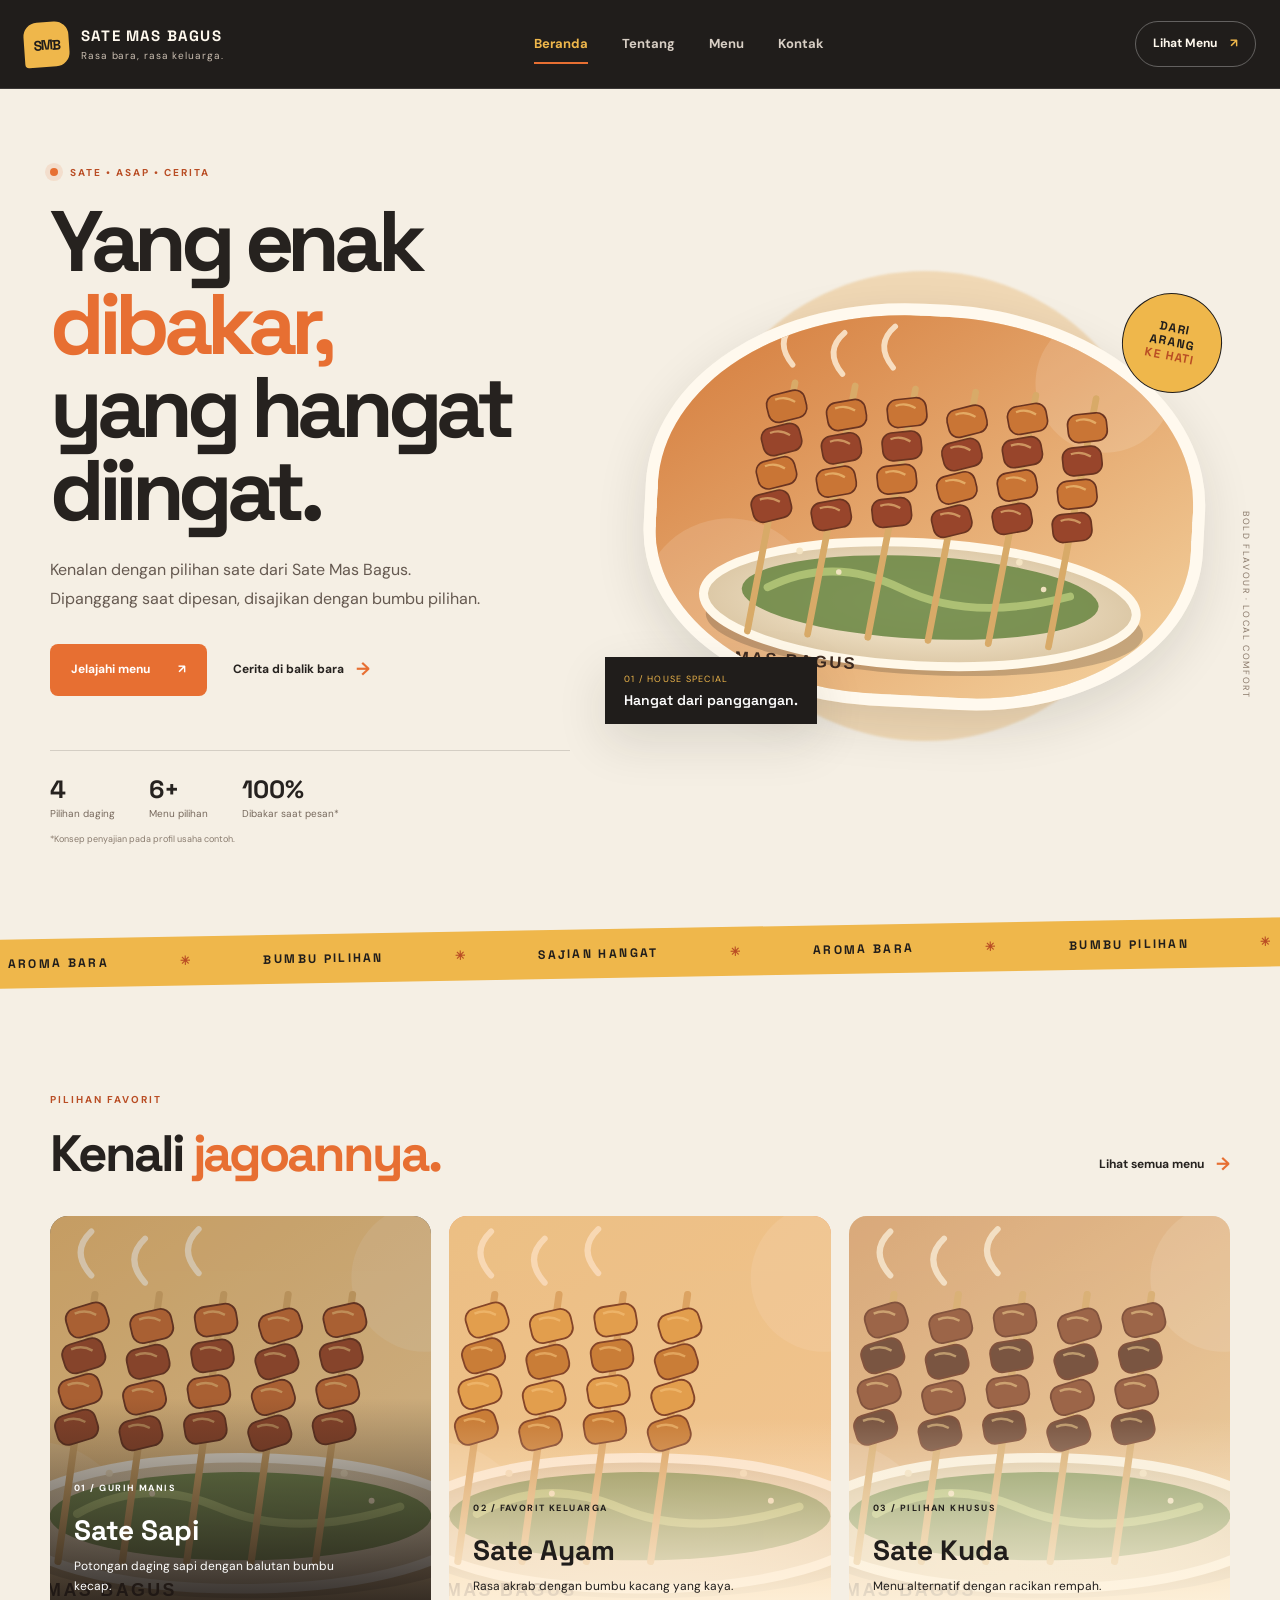
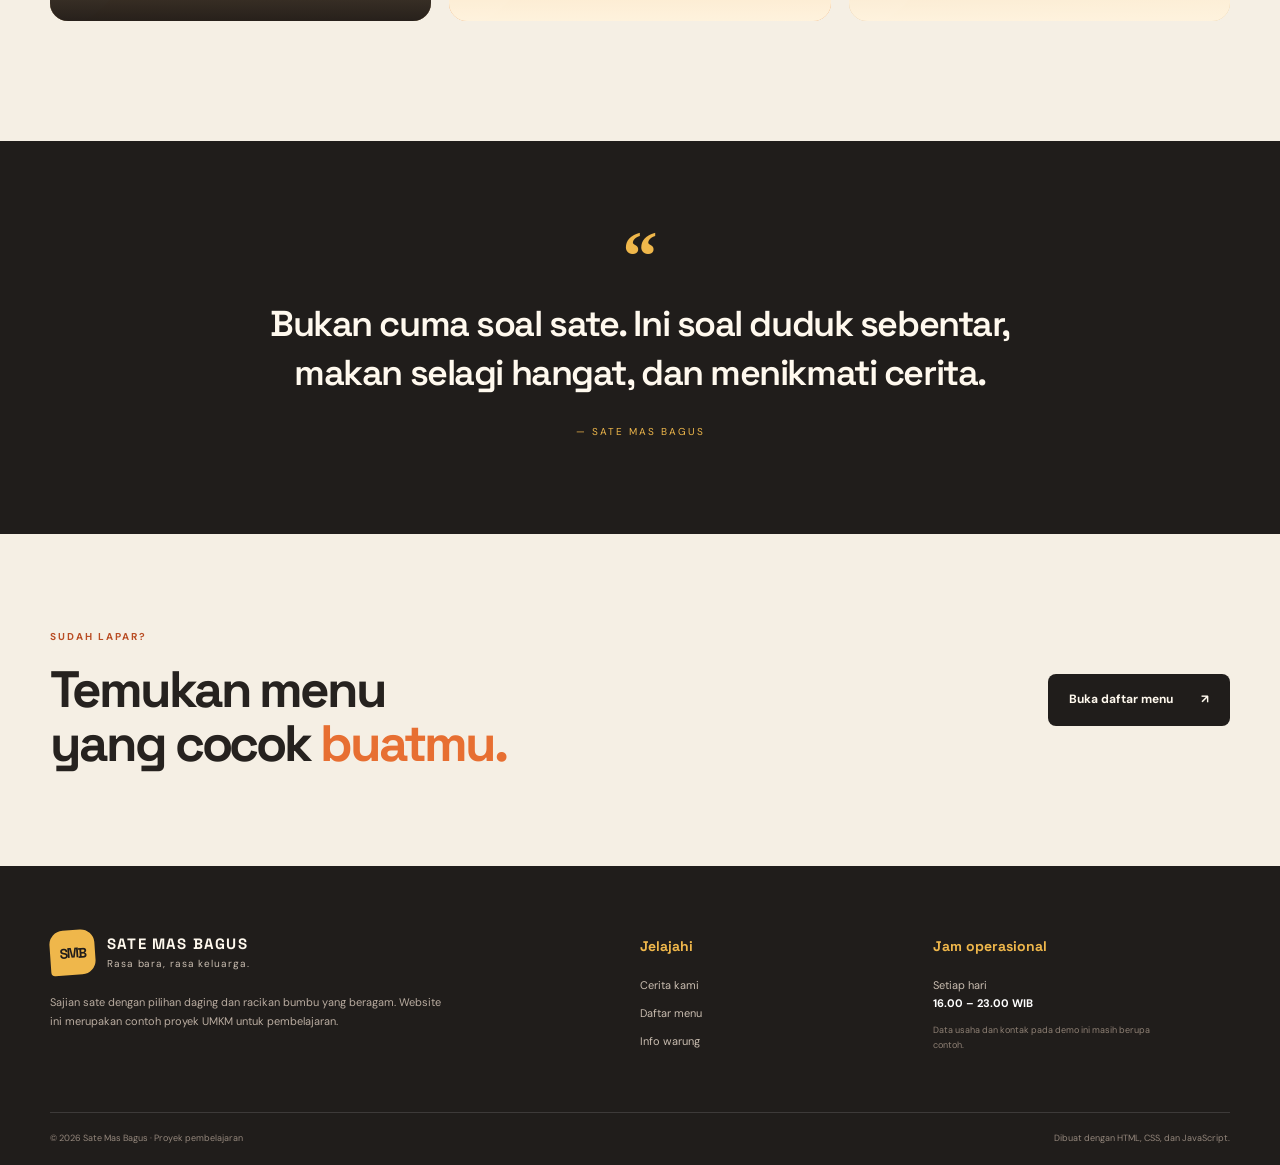
<file: index.html>
<!DOCTYPE html>
<html lang="id">
<head>
  <meta charset="UTF-8">
  <meta name="viewport" content="width=device-width, initial-scale=1.0">
  <meta name="description" content="Profil UMKM Sate Mas Bagus dengan pilihan sate sapi, ayam, kuda, dan kelinci.">
  <title>Beranda | Sate Mas Bagus</title>
  <link rel="preconnect" href="https://fonts.googleapis.com">
  <link rel="preconnect" href="https://fonts.gstatic.com" crossorigin>
  <link href="https://fonts.googleapis.com/css2?family=DM+Sans:wght@400;500;600;700&family=Space+Grotesk:wght@500;600;700&display=swap" rel="stylesheet">
  <link rel="stylesheet" href="css/style.css">
</head>
<body>
<a class="skip-link" href="#konten">Lewati ke konten</a>
<header class="site-header">
  <div class="nav-wrap">
    <a class="brand" href="index.html" aria-label="Sate Mas Bagus, Beranda">
      <span class="brand-mark">SMB</span>
      <span class="brand-copy"><strong>SATE MAS BAGUS</strong><small>Rasa bara, rasa keluarga.</small></span>
    </a>
    <button class="nav-toggle" type="button" aria-label="Buka menu navigasi" aria-expanded="false" aria-controls="main-nav"><span></span><span></span><span></span></button>
    <nav class="main-nav" id="main-nav" aria-label="Navigasi utama">
      <a href="index.html" data-page="index.html">Beranda</a>
      <a href="tentang.html" data-page="tentang.html">Tentang</a>
      <a href="katalog.html" data-page="katalog.html">Menu</a>
      <a href="kontak.html" data-page="kontak.html">Kontak</a>
    </nav>
    <a class="nav-cta" href="katalog.html">Lihat Menu <span aria-hidden="true">↗</span></a>
  </div>
</header>
<main id="konten">
<section class="hero section-shell">
  <div class="hero-copy">
    <p class="eyebrow"><span class="eyebrow-dot"></span> SATE • ASAP • CERITA</p>
    <h1>Yang enak<br><em>dibakar,</em><br>yang hangat<br>diingat.</h1>
    <p class="hero-lead">Kenalan dengan pilihan sate dari Sate Mas Bagus. Dipanggang saat dipesan, disajikan dengan bumbu pilihan.</p>
    <div class="hero-actions"><a class="button button-primary" href="katalog.html">Jelajahi menu <span>↗</span></a><a class="text-link" href="tentang.html">Cerita di balik bara <span>→</span></a></div>
    <div class="hero-stats"><div><strong>4</strong><span>Pilihan daging</span></div><div><strong>6+</strong><span>Menu pilihan</span></div><div><strong>100%</strong><span>Dibakar saat pesan*</span></div></div>
    <small class="micro-note">*Konsep penyajian pada profil usaha contoh.</small>
  </div>
  <div class="hero-art-wrap">
    <div class="hero-stamp">DARI<br>ARANG<br><b>KE HATI</b></div>
    <img class="hero-art" src="img/hero-sate.svg" alt="Ilustrasi beberapa tusuk sate panggang di atas piring dengan latar warna bara">
    <div class="hero-caption"><span>01 / HOUSE SPECIAL</span><strong>Hangat dari panggangan.</strong></div>
    <span class="hero-side-note">BOLD FLAVOUR · LOCAL COMFORT</span>
  </div>
</section>
<section class="ticker" aria-label="Keunggulan sajian"><div class="ticker-track"><span>AROMA BARA</span><b>✳</b><span>BUMBU PILIHAN</span><b>✳</b><span>SAJIAN HANGAT</span><b>✳</b><span>AROMA BARA</span><b>✳</b><span>BUMBU PILIHAN</span><b>✳</b></div></section>
<section class="section-shell feature-section">
  <div class="section-heading"><div><p class="eyebrow">PILIHAN FAVORIT</p><h2>Kenali <em>jagoannya.</em></h2></div><a class="text-link" href="katalog.html">Lihat semua menu <span>→</span></a></div>
  <div class="feature-grid">
    <article class="feature-card feature-card-dark"><img src="img/sate-sapi.svg" alt="Ilustrasi sate sapi berbumbu kecap"><div class="feature-info"><span>01 / GURIH MANIS</span><h3>Sate Sapi</h3><p>Potongan daging sapi dengan balutan bumbu kecap.</p></div></article>
    <article class="feature-card feature-card-orange"><img src="img/sate-ayam.svg" alt="Ilustrasi sate ayam panggang"><div class="feature-info"><span>02 / FAVORIT KELUARGA</span><h3>Sate Ayam</h3><p>Rasa akrab dengan bumbu kacang yang kaya.</p></div></article>
    <article class="feature-card feature-card-cream"><img src="img/sate-kuda.svg" alt="Ilustrasi sate kuda berbumbu rempah"><div class="feature-info"><span>03 / PILIHAN KHUSUS</span><h3>Sate Kuda</h3><p>Menu alternatif dengan racikan rempah.</p></div></article>
  </div>
</section>
<section class="quote-band"><div class="quote-inner"><span class="quote-mark">“</span><p>Bukan cuma soal sate. Ini soal duduk sebentar, makan selagi hangat, dan menikmati cerita.</p><span class="quote-by">— SATE MAS BAGUS</span></div></section>
<section class="section-shell visit-strip"><div><p class="eyebrow">SUDAH LAPAR?</p><h2>Temukan menu<br>yang cocok <em>buatmu.</em></h2></div><a class="button button-dark" href="katalog.html">Buka daftar menu <span>↗</span></a></section>
</main>
<footer class="site-footer">
  <div class="footer-main">
    <div><a class="brand brand-footer" href="index.html"><span class="brand-mark">SMB</span><span class="brand-copy"><strong>SATE MAS BAGUS</strong><small>Rasa bara, rasa keluarga.</small></span></a><p>Sajian sate dengan pilihan daging dan racikan bumbu yang beragam. Website ini merupakan contoh proyek UMKM untuk pembelajaran.</p></div>
    <div><h2>Jelajahi</h2><a href="tentang.html">Cerita kami</a><a href="katalog.html">Daftar menu</a><a href="kontak.html">Info warung</a></div>
    <div><h2>Jam operasional</h2><p>Setiap hari<br><strong>16.00 – 23.00 WIB</strong></p><p class="footer-note">Data usaha dan kontak pada demo ini masih berupa contoh.</p></div>
  </div>
  <div class="footer-bottom"><span>© 2026 Sate Mas Bagus · Proyek pembelajaran</span><span>Dibuat dengan HTML, CSS, dan JavaScript.</span></div>
</footer>
<script src="js/script.js" defer></script>
</body>
</html>
</file>
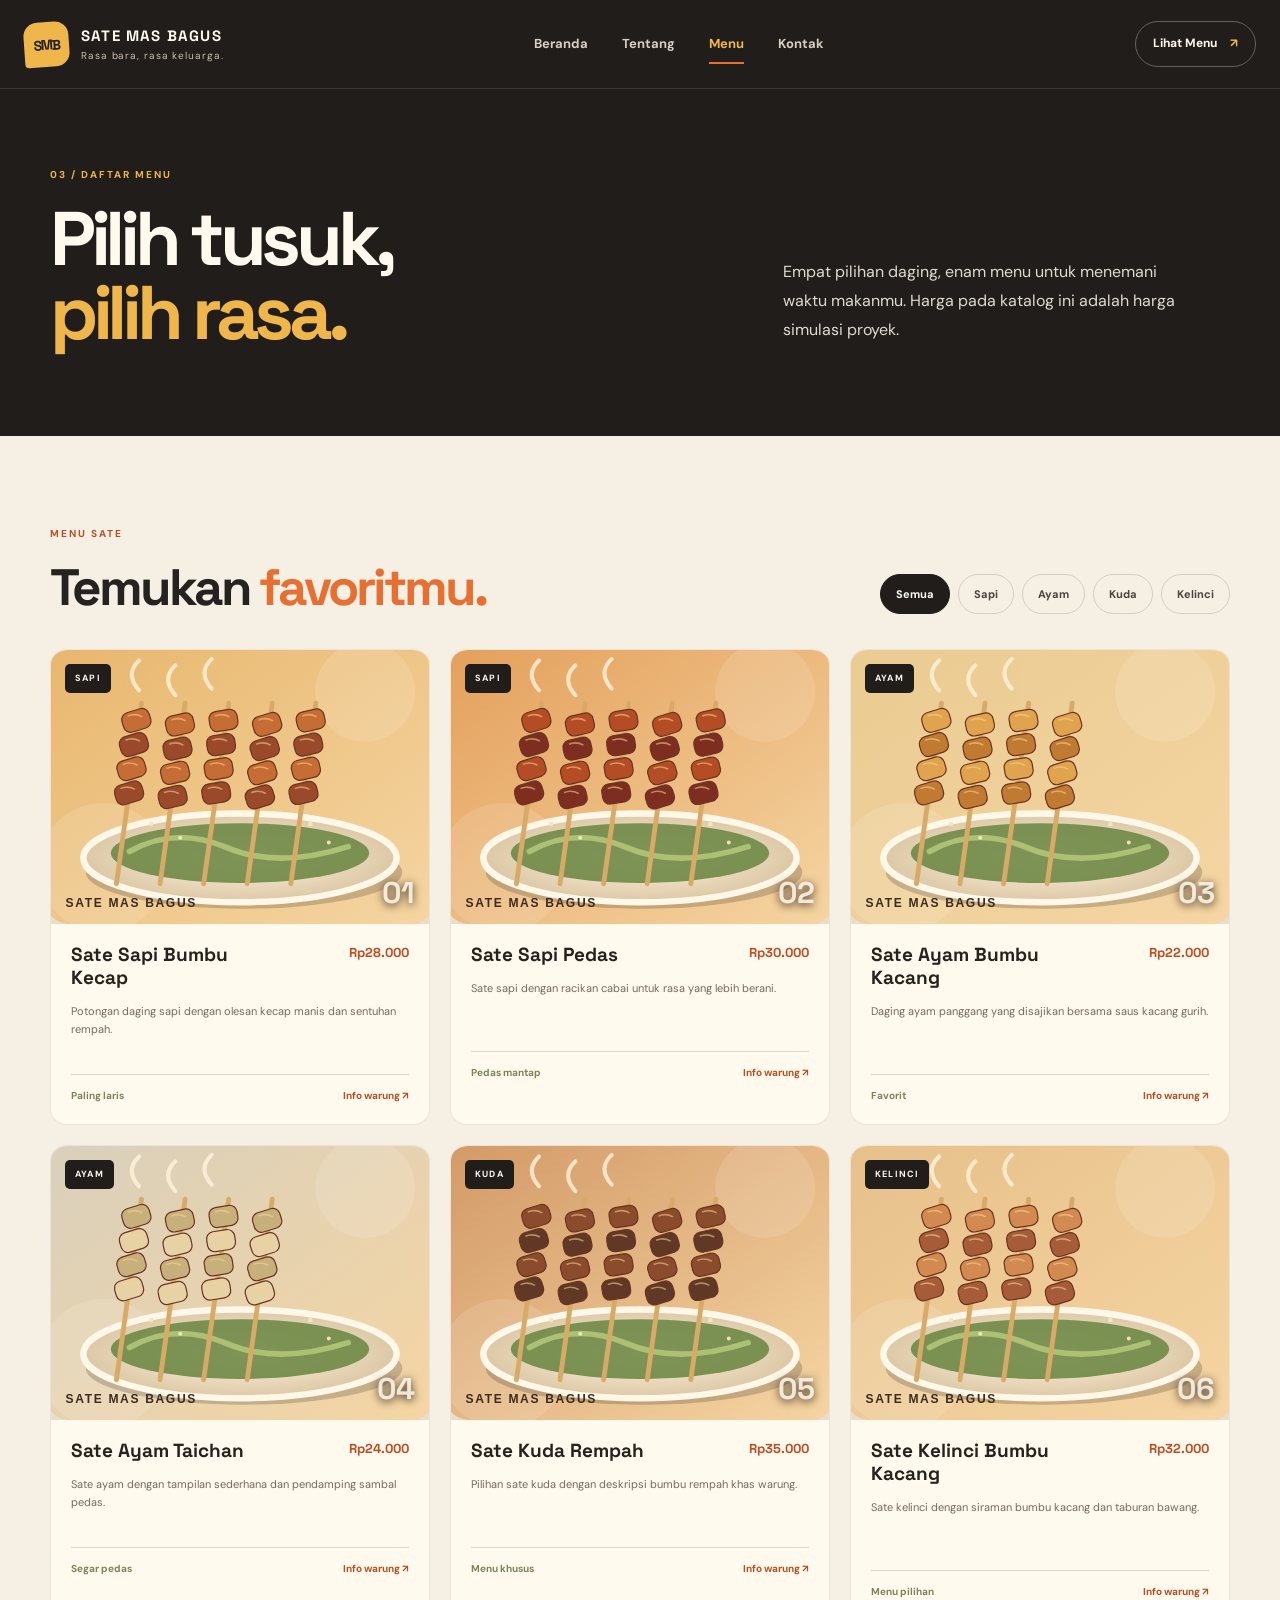
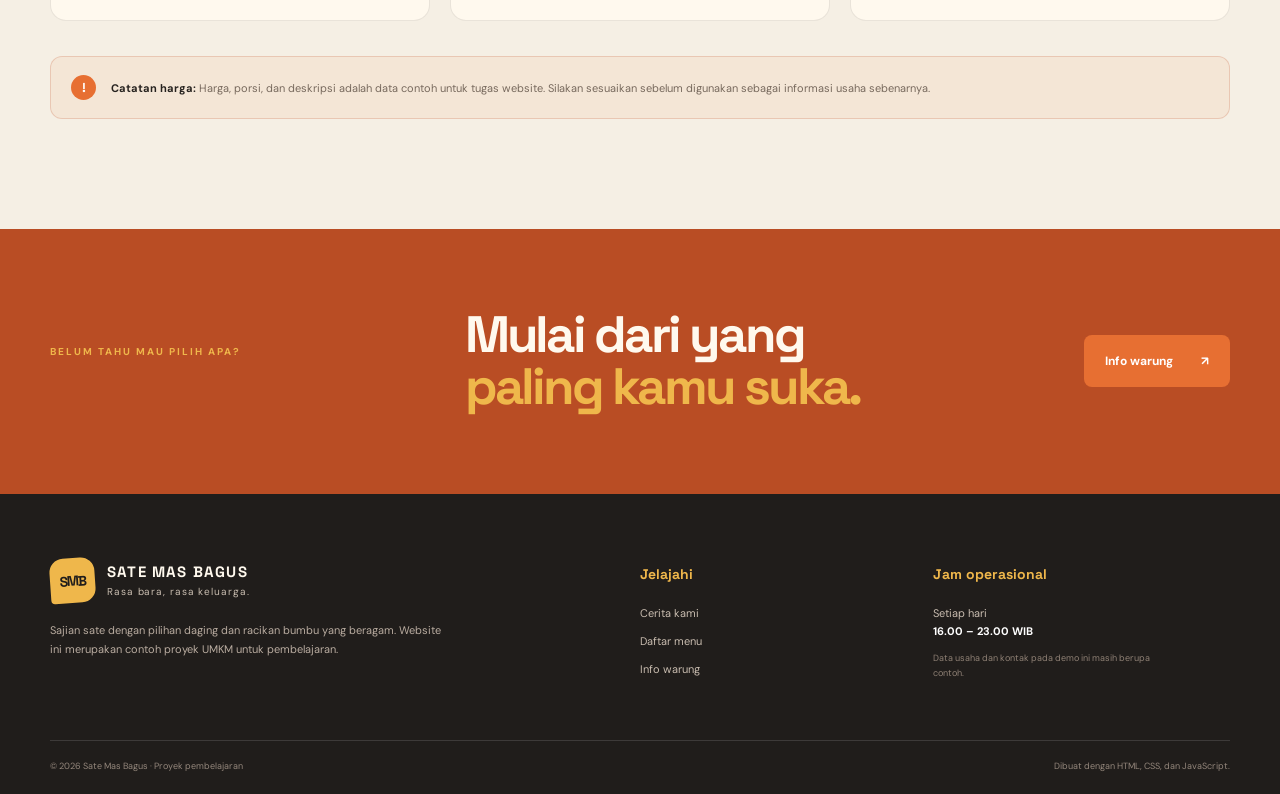
<file: katalog.html>
<!DOCTYPE html>
<html lang="id">
<head>
  <meta charset="UTF-8">
  <meta name="viewport" content="width=device-width, initial-scale=1.0">
  <meta name="description" content="Daftar menu Sate Mas Bagus: sate sapi, ayam, kuda, dan kelinci.">
  <title>Menu Sate | Sate Mas Bagus</title>
  <link rel="preconnect" href="https://fonts.googleapis.com">
  <link rel="preconnect" href="https://fonts.gstatic.com" crossorigin>
  <link href="https://fonts.googleapis.com/css2?family=DM+Sans:wght@400;500;600;700&family=Space+Grotesk:wght@500;600;700&display=swap" rel="stylesheet">
  <link rel="stylesheet" href="css/style.css">
</head>
<body>
<a class="skip-link" href="#konten">Lewati ke konten</a>
<header class="site-header">
  <div class="nav-wrap">
    <a class="brand" href="index.html" aria-label="Sate Mas Bagus, Beranda">
      <span class="brand-mark">SMB</span>
      <span class="brand-copy"><strong>SATE MAS BAGUS</strong><small>Rasa bara, rasa keluarga.</small></span>
    </a>
    <button class="nav-toggle" type="button" aria-label="Buka menu navigasi" aria-expanded="false" aria-controls="main-nav"><span></span><span></span><span></span></button>
    <nav class="main-nav" id="main-nav" aria-label="Navigasi utama">
      <a href="index.html" data-page="index.html">Beranda</a>
      <a href="tentang.html" data-page="tentang.html">Tentang</a>
      <a href="katalog.html" data-page="katalog.html">Menu</a>
      <a href="kontak.html" data-page="kontak.html">Kontak</a>
    </nav>
    <a class="nav-cta" href="katalog.html">Lihat Menu <span aria-hidden="true">↗</span></a>
  </div>
</header>
<main id="konten">
<section class="page-hero page-hero-dark"><div class="section-shell page-hero-grid"><div><p class="eyebrow">03 / DAFTAR MENU</p><h1>Pilih tusuk,<br><em>pilih rasa.</em></h1></div><p class="page-hero-lead">Empat pilihan daging, enam menu untuk menemani waktu makanmu. Harga pada katalog ini adalah harga simulasi proyek.</p></div></section>
<section class="section-shell catalog-section"><div class="catalog-toolbar"><div><p class="eyebrow">MENU SATE</p><h2>Temukan <em>favoritmu.</em></h2></div><div class="filter-group" role="group" aria-label="Filter kategori menu"><button class="filter-button is-active" type="button" data-filter="semua" aria-pressed="true">Semua</button><button class="filter-button" type="button" data-filter="sapi" aria-pressed="false">Sapi</button><button class="filter-button" type="button" data-filter="ayam" aria-pressed="false">Ayam</button><button class="filter-button" type="button" data-filter="kuda" aria-pressed="false">Kuda</button><button class="filter-button" type="button" data-filter="kelinci" aria-pressed="false">Kelinci</button></div></div>
<div class="menu-grid"><article class="menu-card" data-category="sapi">
  <div class="menu-image"><img src="img/sate-sapi.svg" alt="Ilustrasi sate sapi bumbu kecap di atas piring"><span class="menu-tag">SAPI</span><span class="menu-index">01</span></div>
  <div class="menu-card-body"><div class="menu-title-row"><h3>Sate Sapi Bumbu Kecap</h3><span class="menu-price">Rp28.000</span></div><p>Potongan daging sapi dengan olesan kecap manis dan sentuhan rempah.</p><div class="menu-card-bottom"><span>Paling laris</span><a href="kontak.html#info-warung" aria-label="Lihat informasi warung untuk Sate Sapi Bumbu Kecap">Info warung ↗</a></div></div>
</article>
<article class="menu-card" data-category="sapi">
  <div class="menu-image"><img src="img/sate-sapi-pedas.svg" alt="Ilustrasi sate sapi pedas di atas piring"><span class="menu-tag">SAPI</span><span class="menu-index">02</span></div>
  <div class="menu-card-body"><div class="menu-title-row"><h3>Sate Sapi Pedas</h3><span class="menu-price">Rp30.000</span></div><p>Sate sapi dengan racikan cabai untuk rasa yang lebih berani.</p><div class="menu-card-bottom"><span>Pedas mantap</span><a href="kontak.html#info-warung" aria-label="Lihat informasi warung untuk Sate Sapi Pedas">Info warung ↗</a></div></div>
</article>
<article class="menu-card" data-category="ayam">
  <div class="menu-image"><img src="img/sate-ayam.svg" alt="Ilustrasi sate ayam bumbu kacang di atas piring"><span class="menu-tag">AYAM</span><span class="menu-index">03</span></div>
  <div class="menu-card-body"><div class="menu-title-row"><h3>Sate Ayam Bumbu Kacang</h3><span class="menu-price">Rp22.000</span></div><p>Daging ayam panggang yang disajikan bersama saus kacang gurih.</p><div class="menu-card-bottom"><span>Favorit</span><a href="kontak.html#info-warung" aria-label="Lihat informasi warung untuk Sate Ayam Bumbu Kacang">Info warung ↗</a></div></div>
</article>
<article class="menu-card" data-category="ayam">
  <div class="menu-image"><img src="img/sate-ayam-taichan.svg" alt="Ilustrasi sate ayam taichan di atas piring"><span class="menu-tag">AYAM</span><span class="menu-index">04</span></div>
  <div class="menu-card-body"><div class="menu-title-row"><h3>Sate Ayam Taichan</h3><span class="menu-price">Rp24.000</span></div><p>Sate ayam dengan tampilan sederhana dan pendamping sambal pedas.</p><div class="menu-card-bottom"><span>Segar pedas</span><a href="kontak.html#info-warung" aria-label="Lihat informasi warung untuk Sate Ayam Taichan">Info warung ↗</a></div></div>
</article>
<article class="menu-card" data-category="kuda">
  <div class="menu-image"><img src="img/sate-kuda.svg" alt="Ilustrasi sate kuda rempah di atas piring"><span class="menu-tag">KUDA</span><span class="menu-index">05</span></div>
  <div class="menu-card-body"><div class="menu-title-row"><h3>Sate Kuda Rempah</h3><span class="menu-price">Rp35.000</span></div><p>Pilihan sate kuda dengan deskripsi bumbu rempah khas warung.</p><div class="menu-card-bottom"><span>Menu khusus</span><a href="kontak.html#info-warung" aria-label="Lihat informasi warung untuk Sate Kuda Rempah">Info warung ↗</a></div></div>
</article>
<article class="menu-card" data-category="kelinci">
  <div class="menu-image"><img src="img/sate-kelinci.svg" alt="Ilustrasi sate kelinci bumbu kacang di atas piring"><span class="menu-tag">KELINCI</span><span class="menu-index">06</span></div>
  <div class="menu-card-body"><div class="menu-title-row"><h3>Sate Kelinci Bumbu Kacang</h3><span class="menu-price">Rp32.000</span></div><p>Sate kelinci dengan siraman bumbu kacang dan taburan bawang.</p><div class="menu-card-bottom"><span>Menu pilihan</span><a href="kontak.html#info-warung" aria-label="Lihat informasi warung untuk Sate Kelinci Bumbu Kacang">Info warung ↗</a></div></div>
</article></div><p class="empty-state" hidden>Menu pada kategori ini belum tersedia.</p>
<div class="price-note"><span class="price-note-icon">!</span><p><strong>Catatan harga:</strong> Harga, porsi, dan deskripsi adalah data contoh untuk tugas website. Silakan sesuaikan sebelum digunakan sebagai informasi usaha sebenarnya.</p></div>
</section>
<section class="menu-callout"><div class="section-shell callout-inner"><p class="eyebrow">BELUM TAHU MAU PILIH APA?</p><h2>Mulai dari yang<br><em>paling kamu suka.</em></h2><a class="button button-primary" href="kontak.html#info-warung">Info warung <span>↗</span></a></div></section>
</main>
<footer class="site-footer">
  <div class="footer-main">
    <div><a class="brand brand-footer" href="index.html"><span class="brand-mark">SMB</span><span class="brand-copy"><strong>SATE MAS BAGUS</strong><small>Rasa bara, rasa keluarga.</small></span></a><p>Sajian sate dengan pilihan daging dan racikan bumbu yang beragam. Website ini merupakan contoh proyek UMKM untuk pembelajaran.</p></div>
    <div><h2>Jelajahi</h2><a href="tentang.html">Cerita kami</a><a href="katalog.html">Daftar menu</a><a href="kontak.html">Info warung</a></div>
    <div><h2>Jam operasional</h2><p>Setiap hari<br><strong>16.00 – 23.00 WIB</strong></p><p class="footer-note">Data usaha dan kontak pada demo ini masih berupa contoh.</p></div>
  </div>
  <div class="footer-bottom"><span>© 2026 Sate Mas Bagus · Proyek pembelajaran</span><span>Dibuat dengan HTML, CSS, dan JavaScript.</span></div>
</footer>
<script src="js/script.js" defer></script>
</body>
</html>
</file>
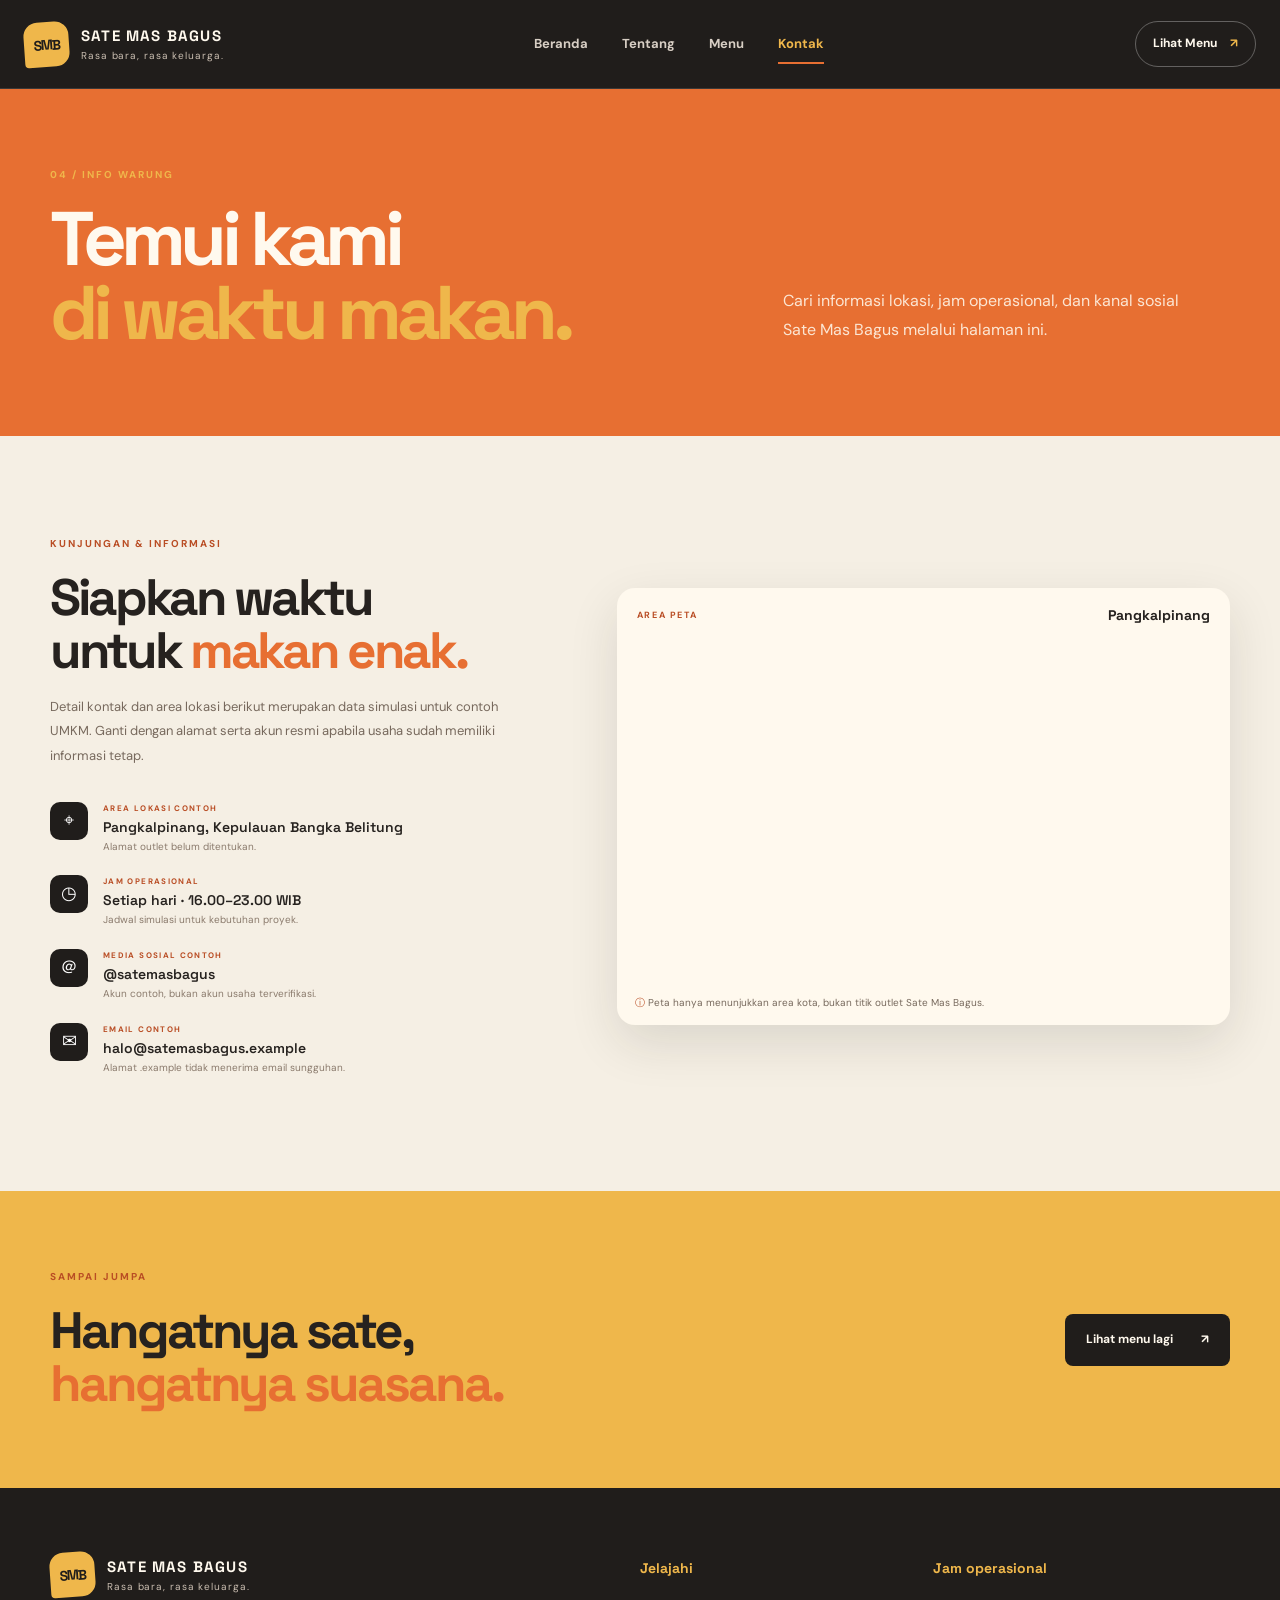
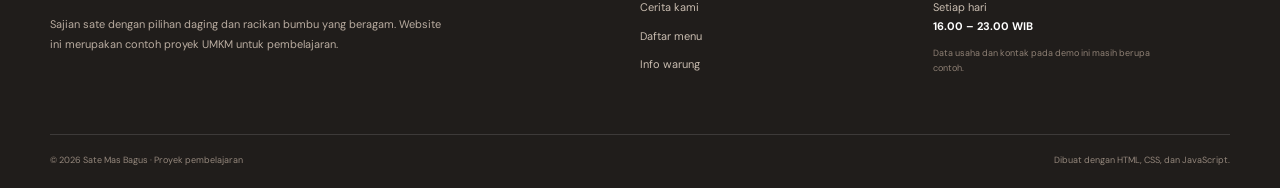
<file: kontak.html>
<!DOCTYPE html>
<html lang="id">
<head>
  <meta charset="UTF-8">
  <meta name="viewport" content="width=device-width, initial-scale=1.0">
  <meta name="description" content="Informasi area lokasi, jam operasional, dan kontak contoh Sate Mas Bagus.">
  <title>Kontak | Sate Mas Bagus</title>
  <link rel="preconnect" href="https://fonts.googleapis.com">
  <link rel="preconnect" href="https://fonts.gstatic.com" crossorigin>
  <link href="https://fonts.googleapis.com/css2?family=DM+Sans:wght@400;500;600;700&family=Space+Grotesk:wght@500;600;700&display=swap" rel="stylesheet">
  <link rel="stylesheet" href="css/style.css">
</head>
<body>
<a class="skip-link" href="#konten">Lewati ke konten</a>
<header class="site-header">
  <div class="nav-wrap">
    <a class="brand" href="index.html" aria-label="Sate Mas Bagus, Beranda">
      <span class="brand-mark">SMB</span>
      <span class="brand-copy"><strong>SATE MAS BAGUS</strong><small>Rasa bara, rasa keluarga.</small></span>
    </a>
    <button class="nav-toggle" type="button" aria-label="Buka menu navigasi" aria-expanded="false" aria-controls="main-nav"><span></span><span></span><span></span></button>
    <nav class="main-nav" id="main-nav" aria-label="Navigasi utama">
      <a href="index.html" data-page="index.html">Beranda</a>
      <a href="tentang.html" data-page="tentang.html">Tentang</a>
      <a href="katalog.html" data-page="katalog.html">Menu</a>
      <a href="kontak.html" data-page="kontak.html">Kontak</a>
    </nav>
    <a class="nav-cta" href="katalog.html">Lihat Menu <span aria-hidden="true">↗</span></a>
  </div>
</header>
<main id="konten">
<section class="page-hero page-hero-orange"><div class="section-shell page-hero-grid"><div><p class="eyebrow">04 / INFO WARUNG</p><h1>Temui kami<br><em>di waktu makan.</em></h1></div><p class="page-hero-lead">Cari informasi lokasi, jam operasional, dan kanal sosial Sate Mas Bagus melalui halaman ini.</p></div></section>
<section class="section-shell contact-layout" id="info-warung">
  <div class="contact-intro"><p class="eyebrow">KUNJUNGAN & INFORMASI</p><h2>Siapkan waktu<br>untuk <em>makan enak.</em></h2><p>Detail kontak dan area lokasi berikut merupakan data simulasi untuk contoh UMKM. Ganti dengan alamat serta akun resmi apabila usaha sudah memiliki informasi tetap.</p>
    <div class="contact-list"><article><span class="contact-icon">⌖</span><div><small>AREA LOKASI CONTOH</small><strong>Pangkalpinang, Kepulauan Bangka Belitung</strong><p>Alamat outlet belum ditentukan.</p></div></article><article><span class="contact-icon">◷</span><div><small>JAM OPERASIONAL</small><strong>Setiap hari · 16.00–23.00 WIB</strong><p>Jadwal simulasi untuk kebutuhan proyek.</p></div></article><article><span class="contact-icon">＠</span><div><small>MEDIA SOSIAL CONTOH</small><strong>@satemasbagus</strong><p>Akun contoh, bukan akun usaha terverifikasi.</p></div></article><article><span class="contact-icon">✉</span><div><small>EMAIL CONTOH</small><strong>halo@satemasbagus.example</strong><p>Alamat .example tidak menerima email sungguhan.</p></div></article></div>
  </div>
  <div class="map-panel"><div class="map-heading"><span>AREA PETA</span><strong>Pangkalpinang</strong></div><iframe title="Peta area Pangkalpinang, Bangka Belitung" src="https://www.google.com/maps?q=Pangkalpinang%2C%20Bangka%20Belitung&output=embed" loading="lazy" referrerpolicy="no-referrer-when-downgrade"></iframe><p><span>ⓘ</span> Peta hanya menunjukkan area kota, bukan titik outlet Sate Mas Bagus.</p></div>
</section>
<section class="contact-bottom"><div class="section-shell contact-bottom-inner"><div><p class="eyebrow">SAMPAI JUMPA</p><h2>Hangatnya sate,<br><em>hangatnya suasana.</em></h2></div><a class="button button-dark" href="katalog.html">Lihat menu lagi <span>↗</span></a></div></section>
</main>
<footer class="site-footer">
  <div class="footer-main">
    <div><a class="brand brand-footer" href="index.html"><span class="brand-mark">SMB</span><span class="brand-copy"><strong>SATE MAS BAGUS</strong><small>Rasa bara, rasa keluarga.</small></span></a><p>Sajian sate dengan pilihan daging dan racikan bumbu yang beragam. Website ini merupakan contoh proyek UMKM untuk pembelajaran.</p></div>
    <div><h2>Jelajahi</h2><a href="tentang.html">Cerita kami</a><a href="katalog.html">Daftar menu</a><a href="kontak.html">Info warung</a></div>
    <div><h2>Jam operasional</h2><p>Setiap hari<br><strong>16.00 – 23.00 WIB</strong></p><p class="footer-note">Data usaha dan kontak pada demo ini masih berupa contoh.</p></div>
  </div>
  <div class="footer-bottom"><span>© 2026 Sate Mas Bagus · Proyek pembelajaran</span><span>Dibuat dengan HTML, CSS, dan JavaScript.</span></div>
</footer>
<script src="js/script.js" defer></script>
</body>
</html>
</file>
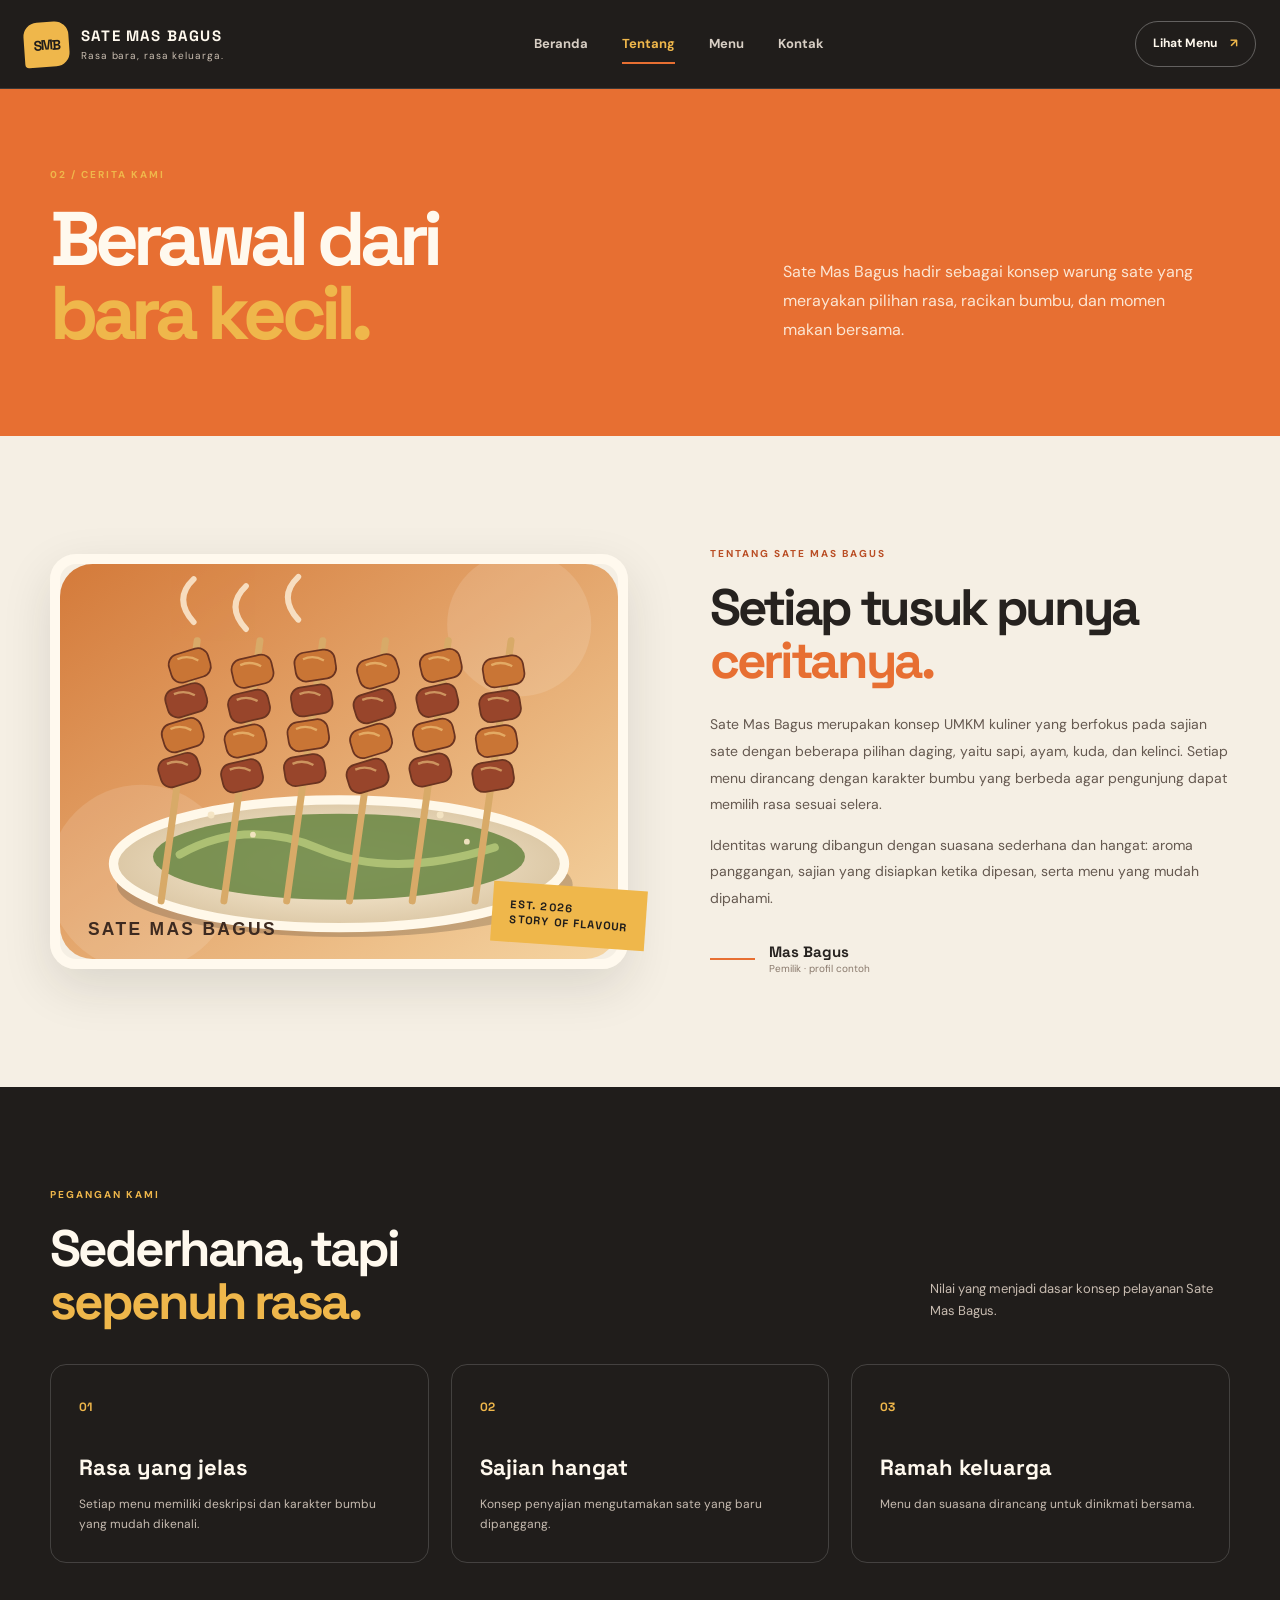
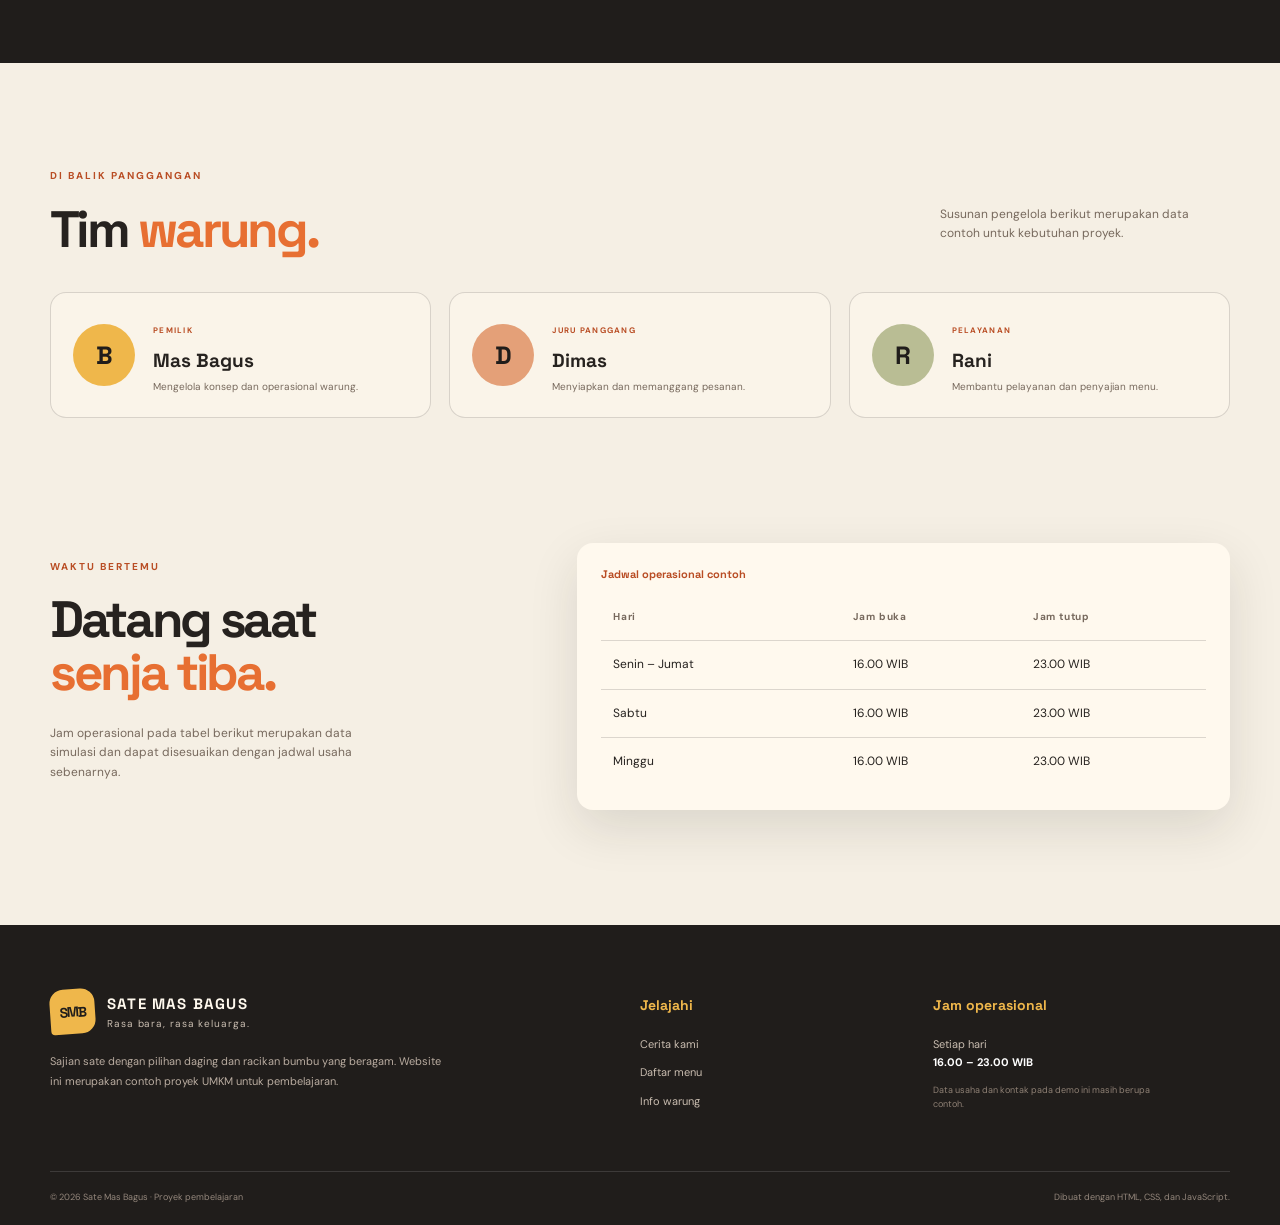
<file: tentang.html>
<!DOCTYPE html>
<html lang="id">
<head>
  <meta charset="UTF-8">
  <meta name="viewport" content="width=device-width, initial-scale=1.0">
  <meta name="description" content="Cerita, nilai, tim, dan jam operasional contoh UMKM Sate Mas Bagus.">
  <title>Tentang | Sate Mas Bagus</title>
  <link rel="preconnect" href="https://fonts.googleapis.com">
  <link rel="preconnect" href="https://fonts.gstatic.com" crossorigin>
  <link href="https://fonts.googleapis.com/css2?family=DM+Sans:wght@400;500;600;700&family=Space+Grotesk:wght@500;600;700&display=swap" rel="stylesheet">
  <link rel="stylesheet" href="css/style.css">
</head>
<body>
<a class="skip-link" href="#konten">Lewati ke konten</a>
<header class="site-header">
  <div class="nav-wrap">
    <a class="brand" href="index.html" aria-label="Sate Mas Bagus, Beranda">
      <span class="brand-mark">SMB</span>
      <span class="brand-copy"><strong>SATE MAS BAGUS</strong><small>Rasa bara, rasa keluarga.</small></span>
    </a>
    <button class="nav-toggle" type="button" aria-label="Buka menu navigasi" aria-expanded="false" aria-controls="main-nav"><span></span><span></span><span></span></button>
    <nav class="main-nav" id="main-nav" aria-label="Navigasi utama">
      <a href="index.html" data-page="index.html">Beranda</a>
      <a href="tentang.html" data-page="tentang.html">Tentang</a>
      <a href="katalog.html" data-page="katalog.html">Menu</a>
      <a href="kontak.html" data-page="kontak.html">Kontak</a>
    </nav>
    <a class="nav-cta" href="katalog.html">Lihat Menu <span aria-hidden="true">↗</span></a>
  </div>
</header>
<main id="konten">
<section class="page-hero page-hero-orange"><div class="section-shell page-hero-grid"><div><p class="eyebrow">02 / CERITA KAMI</p><h1>Berawal dari<br><em>bara kecil.</em></h1></div><p class="page-hero-lead">Sate Mas Bagus hadir sebagai konsep warung sate yang merayakan pilihan rasa, racikan bumbu, dan momen makan bersama.</p></div></section>
<section class="section-shell story-layout">
  <div class="story-art"><img src="img/hero-sate.svg" alt="Ilustrasi sate yang sedang dipanggang"><span class="art-tag">EST. 2026<br>STORY OF FLAVOUR</span></div>
  <div class="story-copy"><p class="eyebrow">TENTANG SATE MAS BAGUS</p><h2>Setiap tusuk punya<br><em>ceritanya.</em></h2><p>Sate Mas Bagus merupakan konsep UMKM kuliner yang berfokus pada sajian sate dengan beberapa pilihan daging, yaitu sapi, ayam, kuda, dan kelinci. Setiap menu dirancang dengan karakter bumbu yang berbeda agar pengunjung dapat memilih rasa sesuai selera.</p><p>Identitas warung dibangun dengan suasana sederhana dan hangat: aroma panggangan, sajian yang disiapkan ketika dipesan, serta menu yang mudah dipahami.</p><div class="signature"><span class="signature-line"></span><div><strong>Mas Bagus</strong><small>Pemilik · profil contoh</small></div></div></div>
</section>
<section class="values-section"><div class="section-shell"><div class="section-heading section-heading-light"><div><p class="eyebrow">PEGANGAN KAMI</p><h2>Sederhana, tapi<br><em>sepenuh rasa.</em></h2></div><p>Nilai yang menjadi dasar konsep pelayanan Sate Mas Bagus.</p></div><div class="values-grid"><article><span>01</span><h3>Rasa yang jelas</h3><p>Setiap menu memiliki deskripsi dan karakter bumbu yang mudah dikenali.</p></article><article><span>02</span><h3>Sajian hangat</h3><p>Konsep penyajian mengutamakan sate yang baru dipanggang.</p></article><article><span>03</span><h3>Ramah keluarga</h3><p>Menu dan suasana dirancang untuk dinikmati bersama.</p></article></div></div></section>
<section class="section-shell team-section"><div class="section-heading"><div><p class="eyebrow">DI BALIK PANGGANGAN</p><h2>Tim <em>warung.</em></h2></div><p>Susunan pengelola berikut merupakan data contoh untuk kebutuhan proyek.</p></div><div class="team-grid"><article class="team-card"><div class="team-avatar avatar-one">B</div><div><span>PEMILIK</span><h3>Mas Bagus</h3><p>Mengelola konsep dan operasional warung.</p></div></article><article class="team-card"><div class="team-avatar avatar-two">D</div><div><span>JURU PANGGANG</span><h3>Dimas</h3><p>Menyiapkan dan memanggang pesanan.</p></div></article><article class="team-card"><div class="team-avatar avatar-three">R</div><div><span>PELAYANAN</span><h3>Rani</h3><p>Membantu pelayanan dan penyajian menu.</p></div></article></div></section>
<section class="section-shell hours-section"><div class="hours-copy"><p class="eyebrow">WAKTU BERTEMU</p><h2>Datang saat<br><em>senja tiba.</em></h2><p>Jam operasional pada tabel berikut merupakan data simulasi dan dapat disesuaikan dengan jadwal usaha sebenarnya.</p></div><div class="hours-table-wrap"><table><caption>Jadwal operasional contoh</caption><thead><tr><th scope="col">Hari</th><th scope="col">Jam buka</th><th scope="col">Jam tutup</th></tr></thead><tbody><tr><td>Senin – Jumat</td><td>16.00 WIB</td><td>23.00 WIB</td></tr><tr><td>Sabtu</td><td>16.00 WIB</td><td>23.00 WIB</td></tr><tr><td>Minggu</td><td>16.00 WIB</td><td>23.00 WIB</td></tr></tbody></table></div></section>
</main>
<footer class="site-footer">
  <div class="footer-main">
    <div><a class="brand brand-footer" href="index.html"><span class="brand-mark">SMB</span><span class="brand-copy"><strong>SATE MAS BAGUS</strong><small>Rasa bara, rasa keluarga.</small></span></a><p>Sajian sate dengan pilihan daging dan racikan bumbu yang beragam. Website ini merupakan contoh proyek UMKM untuk pembelajaran.</p></div>
    <div><h2>Jelajahi</h2><a href="tentang.html">Cerita kami</a><a href="katalog.html">Daftar menu</a><a href="kontak.html">Info warung</a></div>
    <div><h2>Jam operasional</h2><p>Setiap hari<br><strong>16.00 – 23.00 WIB</strong></p><p class="footer-note">Data usaha dan kontak pada demo ini masih berupa contoh.</p></div>
  </div>
  <div class="footer-bottom"><span>© 2026 Sate Mas Bagus · Proyek pembelajaran</span><span>Dibuat dengan HTML, CSS, dan JavaScript.</span></div>
</footer>
<script src="js/script.js" defer></script>
</body>
</html>
</file>
<file: css/style.css>
/* SATE MAS BAGUS — visual street-food editorial */
:root {
  --ink: #26221f;
  --ink-soft: #4d433d;
  --charcoal: #201d1b;
  --charcoal-2: #302925;
  --paper: #f5efe4;
  --paper-deep: #e9decd;
  --cream: #fff9ee;
  --orange: #e76f32;
  --orange-deep: #b94d24;
  --mustard: #efb74b;
  --sage: #7b8455;
  --line: rgba(38, 34, 31, .16);
  --shadow: 0 18px 50px rgba(32, 29, 27, .12);
  --font-body: "DM Sans", Arial, sans-serif;
  --font-display: "Space Grotesk", Arial, sans-serif;
  --radius: 20px;
}
* { box-sizing: border-box; }
html { scroll-behavior: smooth; }
body { margin: 0; color: var(--ink); background: var(--paper); font-family: var(--font-body); line-height: 1.65; }
img { display: block; max-width: 100%; }
a { color: inherit; text-decoration: none; }
button { font: inherit; }
.skip-link { position: absolute; top: -60px; left: 16px; z-index: 1000; padding: 10px 16px; background: var(--mustard); color: var(--ink); border-radius: 8px; }
.skip-link:focus { top: 12px; }
.section-shell { width: min(1180px, calc(100% - 48px)); margin-inline: auto; }
.site-header { position: relative; z-index: 20; background: var(--charcoal); color: var(--cream); border-bottom: 1px solid rgba(255,255,255,.12); }
.nav-wrap { width: min(1280px, calc(100% - 48px)); min-height: 88px; margin-inline: auto; display: flex; align-items: center; justify-content: space-between; gap: 28px; }
.brand { display: inline-flex; align-items: center; gap: 12px; min-width: max-content; }
.brand-mark { width: 45px; height: 45px; display: grid; place-items: center; border-radius: 14px 14px 14px 4px; color: var(--charcoal); background: var(--mustard); font: 700 14px var(--font-display); letter-spacing: -1px; transform: rotate(-4deg); }
.brand-copy { display: grid; line-height: 1.2; }
.brand-copy strong { font: 700 15px var(--font-display); letter-spacing: .08em; }
.brand-copy small { margin-top: 5px; color: #c9bdb0; font-size: 10px; letter-spacing: .09em; }
.main-nav { display: flex; align-items: center; gap: 34px; }
.main-nav a { position: relative; color: #d7cec4; font-size: 13px; font-weight: 700; transition: color .2s ease; }
.main-nav a::after { content: ""; position: absolute; left: 0; bottom: -9px; width: 0; height: 2px; background: var(--orange); transition: width .25s ease; }
.main-nav a:hover, .main-nav a.is-current { color: var(--mustard); }
.main-nav a:hover::after, .main-nav a.is-current::after { width: 100%; }
.nav-cta { padding: 12px 17px; border: 1px solid rgba(255,255,255,.3); border-radius: 999px; font-size: 12px; font-weight: 700; transition: background .2s, color .2s; }
.nav-cta span { margin-left: 10px; color: var(--mustard); }
.nav-cta:hover { background: var(--mustard); color: var(--ink); }
.nav-cta:hover span { color: var(--ink); }
.nav-toggle { display: none; border: 0; color: white; background: transparent; padding: 8px; cursor: pointer; }
.nav-toggle span { display: block; width: 25px; height: 2px; margin: 5px; background: currentColor; transition: transform .2s; }
.hero { min-height: 650px; padding-block: 76px 82px; display: grid; grid-template-columns: .92fr 1.08fr; align-items: center; gap: 50px; }
.eyebrow { margin: 0 0 18px; color: var(--orange-deep); font-size: 10px; font-weight: 700; letter-spacing: .2em; }
.eyebrow-dot { display: inline-block; width: 8px; height: 8px; margin-right: 8px; border-radius: 50%; background: var(--orange); box-shadow: 0 0 0 5px rgba(231,111,50,.13); }
h1, h2, h3, p { margin-top: 0; }
h1, h2, h3 { font-family: var(--font-display); }
.hero h1 { margin-bottom: 24px; font-size: clamp(54px, 6.7vw, 88px); line-height: .97; letter-spacing: -.075em; }
h1 em, h2 em { color: var(--orange); font-style: normal; }
.hero-lead { max-width: 435px; color: #655950; font-size: 16px; line-height: 1.8; }
.hero-actions { display: flex; align-items: center; flex-wrap: wrap; gap: 26px; margin-top: 30px; }
.button { display: inline-flex; align-items: center; justify-content: center; gap: 28px; min-height: 52px; padding: 0 21px; border-radius: 8px; font-size: 12px; font-weight: 700; transition: transform .2s, box-shadow .2s, background .2s; }
.button:hover { transform: translateY(-3px); box-shadow: 0 12px 25px rgba(38,34,31,.18); }
.button-primary { color: white; background: var(--orange); }
.button-primary:hover { background: var(--orange-deep); }
.button-dark { color: var(--cream); background: var(--charcoal); }
.button-dark:hover { background: var(--orange-deep); }
.text-link { display: inline-flex; align-items: center; gap: 12px; font-size: 12px; font-weight: 700; }
.text-link span { color: var(--orange); font-size: 18px; transition: transform .2s; }
.text-link:hover span { transform: translateX(5px); }
.hero-stats { display: flex; gap: 34px; margin-top: 54px; padding-top: 22px; border-top: 1px solid var(--line); }
.hero-stats div { display: grid; gap: 1px; }
.hero-stats strong { font: 700 25px var(--font-display); }
.hero-stats span { color: #77695d; font-size: 10px; }
.micro-note { display: block; margin-top: 10px; color: #897b6e; font-size: 9px; }
.hero-art-wrap { position: relative; min-height: 475px; display: flex; align-items: center; justify-content: center; }
.hero-art-wrap::before { content: ""; position: absolute; width: min(90%, 470px); aspect-ratio: 1; border-radius: 50%; background: #e8b46b; opacity: .38; filter: blur(1px); }
.hero-art { position: relative; z-index: 1; width: min(100%, 560px); border: 12px solid var(--cream); border-radius: 48% 48% 42% 42%; box-shadow: var(--shadow); transform: rotate(3deg); animation: float-in 6s ease-in-out infinite; }
.hero-stamp { position: absolute; z-index: 2; top: 24px; right: 8px; width: 100px; height: 100px; display: grid; place-content: center; border: 1px solid var(--charcoal); border-radius: 50%; color: var(--charcoal); background: var(--mustard); text-align: center; font: 700 12px/1.15 var(--font-display); letter-spacing: .08em; transform: rotate(11deg); }
.hero-stamp b { color: var(--orange-deep); }
.hero-caption { position: absolute; z-index: 2; left: -15px; bottom: 20px; display: grid; gap: 4px; padding: 15px 19px; color: white; background: var(--charcoal); box-shadow: var(--shadow); }
.hero-caption span { color: var(--mustard); font-size: 9px; letter-spacing: .14em; }
.hero-caption strong { font: 600 14px var(--font-display); }
.hero-side-note { position: absolute; right: -23px; bottom: 45px; writing-mode: vertical-rl; color: #8a796a; font-size: 9px; letter-spacing: .18em; }
.ticker { overflow: hidden; padding: 16px 0; color: var(--charcoal); background: var(--mustard); transform: rotate(-1deg) scale(1.02); }
.ticker-track { display: flex; justify-content: space-around; gap: 30px; width: max-content; min-width: 100%; font: 700 12px var(--font-display); letter-spacing: .18em; }
.ticker-track b { color: var(--orange-deep); }
.feature-section { padding-block: 115px 120px; }
.section-heading { display: flex; align-items: end; justify-content: space-between; gap: 35px; margin-bottom: 36px; }
.section-heading h2, .catalog-toolbar h2 { margin: 0; font-size: clamp(36px, 4vw, 54px); line-height: 1.04; letter-spacing: -.06em; }
.feature-grid { display: grid; grid-template-columns: repeat(3, 1fr); gap: 18px; }
.feature-card { position: relative; min-height: 405px; overflow: hidden; border-radius: 18px; isolation: isolate; }
.feature-card-dark { color: white; background: #37302b; }
.feature-card-orange { color: var(--charcoal); background: #ed8a4d; }
.feature-card-cream { color: var(--charcoal); background: #e3d2b6; }
.feature-card img { position: absolute; inset: 0; width: 100%; height: 100%; object-fit: cover; opacity: .8; transition: transform .5s; }
.feature-card:hover img { transform: scale(1.06); }
.feature-info { position: absolute; left: 0; right: 0; bottom: 0; padding: 75px 24px 24px; background: linear-gradient(transparent, rgba(25,20,18,.92)); color: white; }
.feature-card-orange .feature-info, .feature-card-cream .feature-info { color: var(--charcoal); background: linear-gradient(transparent, rgba(255,244,224,.96)); }
.feature-info span { font-size: 9px; font-weight: 700; letter-spacing: .16em; }
.feature-info h3 { margin: 8px 0 4px; font-size: 28px; }
.feature-info p { margin-bottom: 0; max-width: 280px; font-size: 12px; }
.quote-band { padding: 90px 24px; color: var(--cream); background: var(--charcoal); text-align: center; }
.quote-inner { max-width: 760px; margin: auto; }
.quote-mark { display: block; color: var(--mustard); font: 700 70px/ .7 Georgia, serif; }
.quote-inner p { margin: 20px 0; font: 600 clamp(24px, 3vw, 36px)/1.35 var(--font-display); letter-spacing: -.04em; }
.quote-by { color: var(--mustard); font-size: 10px; letter-spacing: .2em; }
.visit-strip { display: flex; align-items: center; justify-content: space-between; gap: 30px; padding-block: 95px; }
.visit-strip h2 { margin: 0; font-size: clamp(38px, 4vw, 55px); line-height: 1.05; letter-spacing: -.06em; }
.page-hero { padding-block: 78px 86px; color: var(--cream); }
.page-hero-orange { background: var(--orange); }
.page-hero-dark { background: var(--charcoal); }
.page-hero .eyebrow { color: var(--mustard); }
.page-hero h1 { margin: 0; font-size: clamp(48px, 6vw, 76px); line-height: .98; letter-spacing: -.07em; }
.page-hero h1 em { color: var(--mustard); }
.page-hero-grid { display: grid; grid-template-columns: 1fr .65fr; align-items: end; gap: 45px; }
.page-hero-lead { max-width: 420px; margin: 0 0 6px; color: rgba(255,249,238,.86); font-size: 16px; line-height: 1.8; }
.story-layout { display: grid; grid-template-columns: 1fr .9fr; align-items: center; gap: 82px; padding-block: 110px; }
.story-art { position: relative; }
.story-art img { border: 10px solid var(--cream); border-radius: 26px; box-shadow: var(--shadow); }
.art-tag { position: absolute; right: -18px; bottom: 24px; padding: 15px 18px; color: var(--charcoal); background: var(--mustard); font: 700 11px/1.35 var(--font-display); letter-spacing: .11em; transform: rotate(4deg); }
.story-copy h2, .hours-copy h2, .contact-intro h2 { margin: 0 0 24px; font-size: clamp(40px, 4vw, 53px); line-height: 1.04; letter-spacing: -.065em; }
.story-copy p:not(.eyebrow) { color: #655950; font-size: 14px; line-height: 1.9; }
.signature { display: flex; align-items: center; gap: 14px; margin-top: 30px; }
.signature-line { width: 45px; height: 2px; background: var(--orange); }
.signature div { display: grid; }
.signature strong { font: 700 15px var(--font-display); }
.signature small { color: #89796c; font-size: 10px; }
.values-section { padding-block: 100px; color: var(--cream); background: var(--charcoal); }
.section-heading-light .eyebrow { color: var(--mustard); }
.section-heading-light h2 em { color: var(--mustard); }
.section-heading-light > p { max-width: 300px; margin-bottom: 7px; color: #c8bcb1; font-size: 13px; }
.values-grid { display: grid; grid-template-columns: repeat(3, 1fr); gap: 22px; }
.values-grid article { padding: 28px; border: 1px solid rgba(255,255,255,.16); border-radius: 16px; }
.values-grid article > span { color: var(--mustard); font: 700 12px var(--font-display); }
.values-grid h3 { margin: 30px 0 9px; font-size: 22px; }
.values-grid p { margin: 0; color: #c6bbb0; font-size: 12px; }
.team-section { padding-block: 105px; }
.team-section .section-heading > p { max-width: 290px; color: #77695d; font-size: 12px; }
.team-grid { display: grid; grid-template-columns: repeat(3, 1fr); gap: 18px; }
.team-card { display: flex; align-items: center; gap: 18px; padding: 22px; border: 1px solid var(--line); border-radius: 16px; background: rgba(255,249,238,.48); }
.team-avatar { flex: 0 0 62px; width: 62px; height: 62px; display: grid; place-items: center; border-radius: 50%; color: var(--charcoal); font: 700 25px var(--font-display); }
.avatar-one { background: var(--mustard); }.avatar-two { background: #e4a078; }.avatar-three { background: #b9bd94; }
.team-card span { color: var(--orange-deep); font-size: 8px; font-weight: 700; letter-spacing: .16em; }
.team-card h3 { margin: 3px 0; font-size: 19px; }
.team-card p { margin: 0; color: #77695d; font-size: 10px; }
.hours-section { display: grid; grid-template-columns: .7fr 1fr; gap: 70px; align-items: center; padding-block: 20px 115px; }
.hours-copy > p:last-child { max-width: 350px; color: #77695d; font-size: 12px; }
.hours-table-wrap { overflow-x: auto; padding: 24px; border-radius: 16px; background: var(--cream); box-shadow: var(--shadow); }
table { width: 100%; border-collapse: collapse; text-align: left; }
caption { padding-bottom: 14px; color: var(--orange-deep); font: 700 11px var(--font-display); text-align: left; }
th, td { padding: 14px 12px; border-bottom: 1px solid var(--line); font-size: 12px; }
th { color: #77695d; font-size: 10px; letter-spacing: .08em; }
tbody tr:last-child td { border-bottom: 0; }
.catalog-section { padding-block: 90px 110px; }
.catalog-toolbar { display: flex; align-items: end; justify-content: space-between; gap: 30px; margin-bottom: 35px; }
.filter-group { display: flex; flex-wrap: wrap; gap: 8px; }
.filter-button { padding: 10px 15px; border: 1px solid var(--line); border-radius: 999px; color: var(--ink-soft); background: transparent; font-size: 11px; font-weight: 700; cursor: pointer; transition: background .2s, color .2s, border-color .2s; }
.filter-button:hover, .filter-button.is-active { color: white; border-color: var(--charcoal); background: var(--charcoal); }
.menu-grid { display: grid; grid-template-columns: repeat(3, 1fr); gap: 20px; }
.menu-card { overflow: hidden; border: 1px solid rgba(38,34,31,.1); border-radius: 16px; background: var(--cream); transition: transform .25s, box-shadow .25s; }
.menu-card:hover { transform: translateY(-6px); box-shadow: var(--shadow); }
.menu-card[hidden] { display: none; }
.menu-image { position: relative; overflow: hidden; aspect-ratio: 1.38; background: var(--paper-deep); }
.menu-image img { width: 100%; height: 100%; object-fit: cover; transition: transform .45s; }
.menu-card:hover .menu-image img { transform: scale(1.06); }
.menu-tag { position: absolute; top: 14px; left: 14px; padding: 7px 10px; border-radius: 5px; color: var(--cream); background: var(--charcoal); font-size: 9px; font-weight: 700; letter-spacing: .13em; }
.menu-index { position: absolute; right: 14px; bottom: 12px; color: rgba(255,249,238,.85); font: 700 30px var(--font-display); text-shadow: 0 2px 8px #33271f; }
.menu-card-body { padding: 20px; }
.menu-title-row { display: flex; align-items: start; justify-content: space-between; gap: 14px; }
.menu-title-row h3 { max-width: 210px; margin: 0; font-size: 19px; line-height: 1.2; }
.menu-price { color: var(--orange-deep); font: 700 13px var(--font-display); white-space: nowrap; }
.menu-card-body > p { min-height: 54px; margin: 12px 0 18px; color: #77695d; font-size: 11px; line-height: 1.65; }
.menu-card-bottom { display: flex; align-items: center; justify-content: space-between; padding-top: 13px; border-top: 1px solid var(--line); }
.menu-card-bottom span { color: var(--sage); font-size: 10px; font-weight: 700; }
.menu-card-bottom a { color: var(--orange-deep); font-size: 10px; font-weight: 700; }
.menu-card-bottom a:hover { text-decoration: underline; }
.empty-state { margin-top: 28px; color: #77695d; text-align: center; }
.price-note { display: flex; align-items: center; gap: 15px; margin-top: 35px; padding: 18px 20px; border: 1px solid rgba(185,77,36,.2); border-radius: 12px; background: rgba(231,111,50,.07); }
.price-note-icon { flex: 0 0 25px; width: 25px; height: 25px; display: grid; place-items: center; border-radius: 50%; color: white; background: var(--orange); font: 700 13px var(--font-display); }
.price-note p { margin: 0; color: #77695d; font-size: 11px; }
.price-note strong { color: var(--ink); }
.menu-callout { padding-block: 80px; color: var(--cream); background: var(--orange-deep); }
.callout-inner { display: flex; align-items: center; justify-content: space-between; gap: 30px; }
.callout-inner .eyebrow { color: var(--mustard); }
.callout-inner h2 { margin: 0; font-size: clamp(38px, 4vw, 54px); line-height: 1.02; letter-spacing: -.06em; }
.callout-inner h2 em { color: var(--mustard); }
.contact-layout { display: grid; grid-template-columns: .9fr 1.1fr; gap: 65px; padding-block: 100px 115px; }
.contact-intro h2 { margin-bottom: 18px; }
.contact-intro > p:not(.eyebrow) { max-width: 450px; color: #77695d; font-size: 13px; line-height: 1.85; }
.contact-list { display: grid; gap: 20px; margin-top: 34px; }
.contact-list article { display: flex; gap: 15px; align-items: flex-start; }
.contact-icon { flex: 0 0 38px; width: 38px; height: 38px; display: grid; place-items: center; border-radius: 10px; color: white; background: var(--charcoal); font-size: 18px; }
.contact-list small { display: block; margin-bottom: 3px; color: var(--orange-deep); font-size: 8px; font-weight: 700; letter-spacing: .17em; }
.contact-list strong { display: block; font: 600 14px var(--font-display); }
.contact-list p { margin: 3px 0 0; color: #8a7a6c; font-size: 10px; }
.map-panel { overflow: hidden; align-self: center; border-radius: 18px; background: var(--cream); box-shadow: var(--shadow); }
.map-heading { display: flex; align-items: center; justify-content: space-between; padding: 18px 20px; }
.map-heading span { color: var(--orange-deep); font-size: 9px; font-weight: 700; letter-spacing: .18em; }
.map-heading strong { font: 700 14px var(--font-display); }
.map-panel iframe { display: block; width: 100%; height: 340px; border: 0; filter: grayscale(.6) contrast(.95); }
.map-panel > p { margin: 0; padding: 13px 18px; color: #77695d; font-size: 10px; }
.map-panel > p span { color: var(--orange-deep); }
.contact-bottom { padding-block: 78px; background: var(--mustard); }
.contact-bottom-inner { display: flex; align-items: center; justify-content: space-between; gap: 30px; }
.contact-bottom .eyebrow { color: var(--orange-deep); }
.contact-bottom h2 { margin: 0; font-size: clamp(38px, 4vw, 53px); line-height: 1.04; letter-spacing: -.06em; }
.site-footer { padding: 64px 0 20px; color: var(--cream); background: var(--charcoal); }
.footer-main { display: grid; grid-template-columns: 1.4fr .6fr .8fr; gap: 70px; width: min(1180px, calc(100% - 48px)); margin: 0 auto 50px; }
.brand-footer { margin-bottom: 18px; }
.footer-main > div:first-child > p { max-width: 400px; color: #b9aca0; font-size: 11px; line-height: 1.8; }
.footer-main h2 { margin: 5px 0 18px; color: var(--mustard); font-size: 14px; }
.footer-main > div:not(:first-child) a { display: block; margin: 10px 0; color: #c9bdb0; font-size: 11px; }
.footer-main > div:not(:first-child) a:hover { color: var(--mustard); }
.footer-main p { color: #c9bdb0; font-size: 11px; }
.footer-main p strong { color: white; }
.footer-note { max-width: 230px; color: #8f8175 !important; font-size: 9px !important; }
.footer-bottom { display: flex; justify-content: space-between; gap: 20px; width: min(1180px, calc(100% - 48px)); margin: auto; padding-top: 18px; border-top: 1px solid rgba(255,255,255,.13); color: #94877c; font-size: 9px; }
@keyframes float-in { 0%,100% { transform: translateY(0) rotate(3deg); } 50% { transform: translateY(-9px) rotate(1deg); } }
@media (min-width: 992px) { .hero { min-height: 700px; } .menu-grid { grid-template-columns: repeat(3, minmax(0,1fr)); } }
@media (max-width: 991px) {
  .nav-wrap { gap: 16px; }.main-nav { gap: 18px; }.nav-cta { display: none; }
  .hero { grid-template-columns: 1fr 1fr; gap: 25px; padding-block: 60px; }.hero h1 { font-size: clamp(48px, 7vw, 68px); }.hero-art-wrap { min-height: 390px; }
  .story-layout { gap: 45px; }.team-grid { grid-template-columns: 1fr 1fr; }.team-card:last-child { grid-column: 1 / -1; }
  .menu-grid { grid-template-columns: repeat(2, 1fr); }.contact-layout { gap: 35px; }.footer-main { gap: 35px; }
}
@media (max-width: 600px) {
  .section-shell, .nav-wrap, .footer-main, .footer-bottom { width: min(100% - 32px, 520px); }
  .nav-wrap { position: relative; min-height: 76px; flex-wrap: wrap; }.brand-mark { width: 40px; height: 40px; }.brand-copy strong { font-size: 13px; }
  .nav-toggle { display: block; margin-left: auto; }.main-nav { display: none; order: 3; flex: 0 0 100%; align-items: stretch; gap: 0; padding: 6px 0 18px; }.main-nav.is-open { display: flex; flex-direction: column; }
  .main-nav a { padding: 12px 4px; border-top: 1px solid rgba(255,255,255,.1); }.main-nav a::after { display: none; }
  .hero { display: flex; flex-direction: column; align-items: stretch; gap: 38px; padding-block: 50px 65px; }.hero h1 { font-size: clamp(55px, 15vw, 76px); }.hero-lead { font-size: 14px; }.hero-stats { gap: 20px; margin-top: 40px; }.hero-stats strong { font-size: 22px; }.hero-stats span { font-size: 9px; }
  .hero-art-wrap { min-height: 310px; margin: 0 8px; }.hero-art { width: 88%; border-width: 7px; }.hero-stamp { top: 5px; right: -3px; width: 78px; height: 78px; font-size: 9px; }.hero-caption { left: -8px; bottom: 3px; padding: 12px 14px; }.hero-side-note { right: -10px; bottom: 30px; font-size: 7px; }
  .ticker { padding: 12px 0; }.ticker-track { justify-content: flex-start; gap: 20px; font-size: 10px; }
  .feature-section { padding-block: 75px; }.section-heading { align-items: flex-start; flex-direction: column; gap: 16px; margin-bottom: 25px; }.section-heading h2, .catalog-toolbar h2 { font-size: 39px; }.feature-grid { grid-template-columns: 1fr; }.feature-card { min-height: 350px; }
  .quote-band { padding: 70px 20px; }.visit-strip { align-items: flex-start; flex-direction: column; padding-block: 70px; }.visit-strip h2 { font-size: 42px; }
  .page-hero { padding-block: 60px; }.page-hero-grid { grid-template-columns: 1fr; gap: 24px; }.page-hero h1 { font-size: 54px; }.page-hero-lead { font-size: 14px; }
  .story-layout { grid-template-columns: 1fr; gap: 45px; padding-block: 65px; }.art-tag { right: -5px; bottom: 12px; }.story-copy h2, .hours-copy h2, .contact-intro h2 { font-size: 42px; }
  .values-section { padding-block: 70px; }.values-grid { grid-template-columns: 1fr; gap: 12px; }.values-grid article { padding: 22px; }.values-grid h3 { margin-top: 17px; }
  .team-section { padding-block: 70px; }.team-grid { grid-template-columns: 1fr; }.team-card:last-child { grid-column: auto; }
  .hours-section { grid-template-columns: 1fr; gap: 25px; padding-block: 0 75px; }.hours-table-wrap { padding: 15px; } th, td { padding: 12px 8px; font-size: 10px; }
  .catalog-section { padding-block: 65px 75px; }.catalog-toolbar { align-items: flex-start; flex-direction: column; }.filter-group { gap: 7px; }.filter-button { padding: 9px 12px; font-size: 10px; }.menu-grid { grid-template-columns: 1fr; gap: 15px; }.menu-image { aspect-ratio: 1.5; }.menu-title-row h3 { font-size: 18px; }.menu-card-body > p { min-height: 0; }
  .menu-callout { padding-block: 65px; }.callout-inner { align-items: flex-start; flex-direction: column; }.callout-inner h2 { font-size: 43px; }
  .contact-layout { grid-template-columns: 1fr; gap: 40px; padding-block: 65px 75px; }.map-panel iframe { height: 270px; }.contact-bottom { padding-block: 60px; }.contact-bottom-inner { align-items: flex-start; flex-direction: column; }.contact-bottom h2 { font-size: 42px; }
  .footer-main { grid-template-columns: 1fr 1fr; gap: 28px 22px; }.footer-main > div:first-child { grid-column: 1 / -1; }.footer-bottom { align-items: flex-start; flex-direction: column; gap: 6px; }
}
@media (prefers-reduced-motion: reduce) { *, *::before, *::after { scroll-behavior: auto !important; animation-duration: .01ms !important; transition-duration: .01ms !important; } }
</file>
